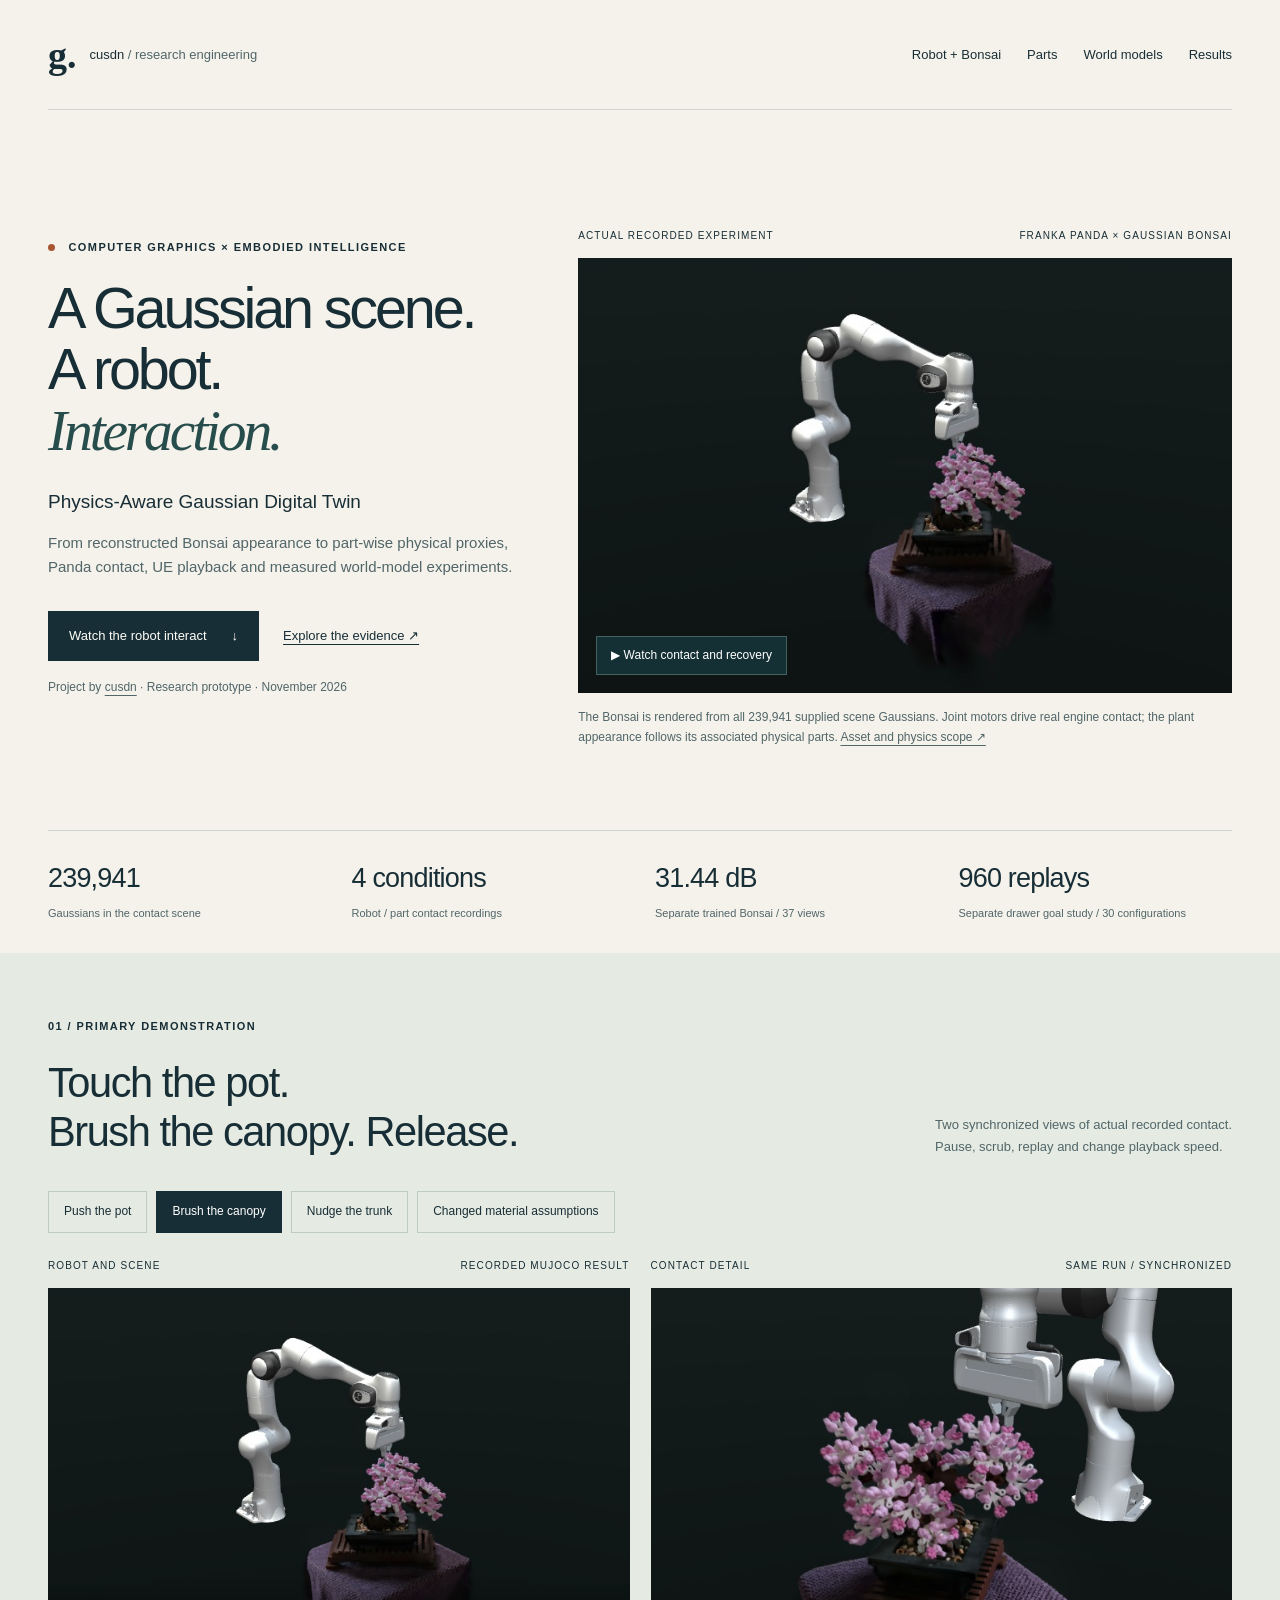
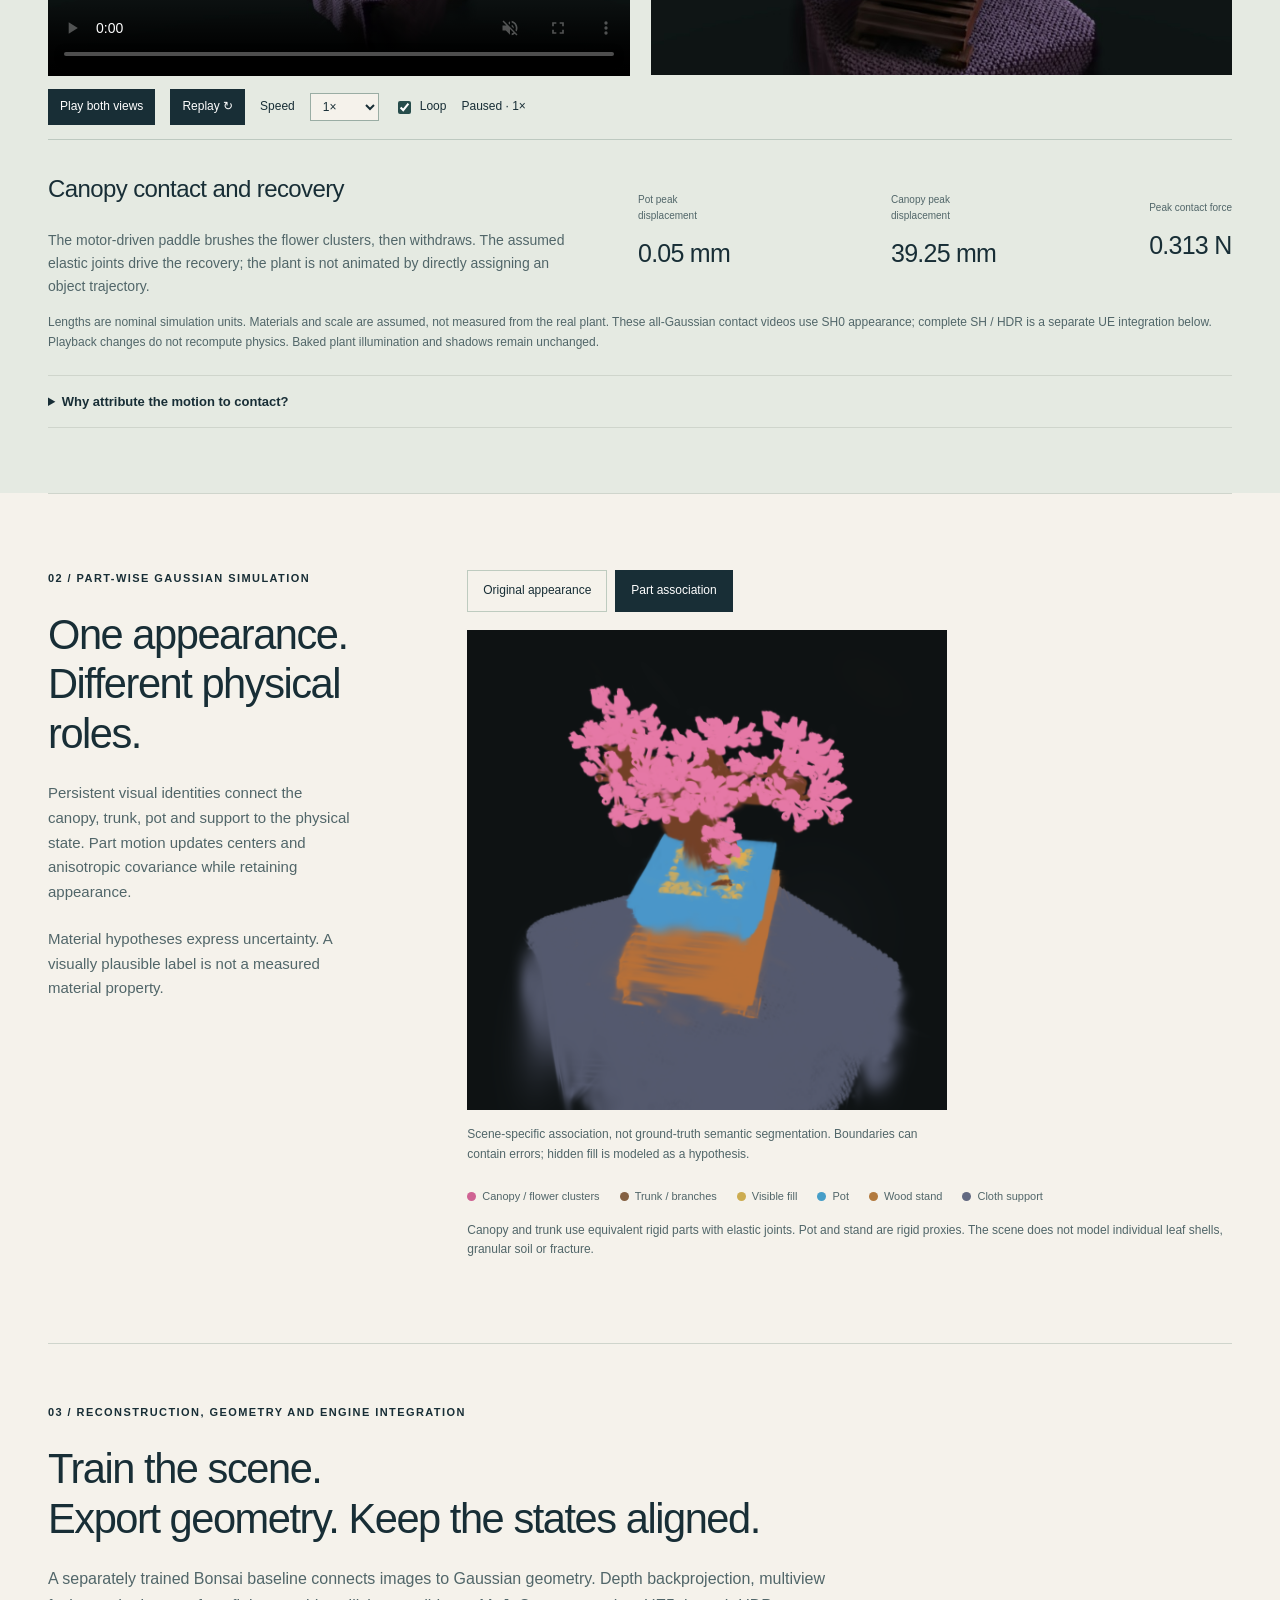
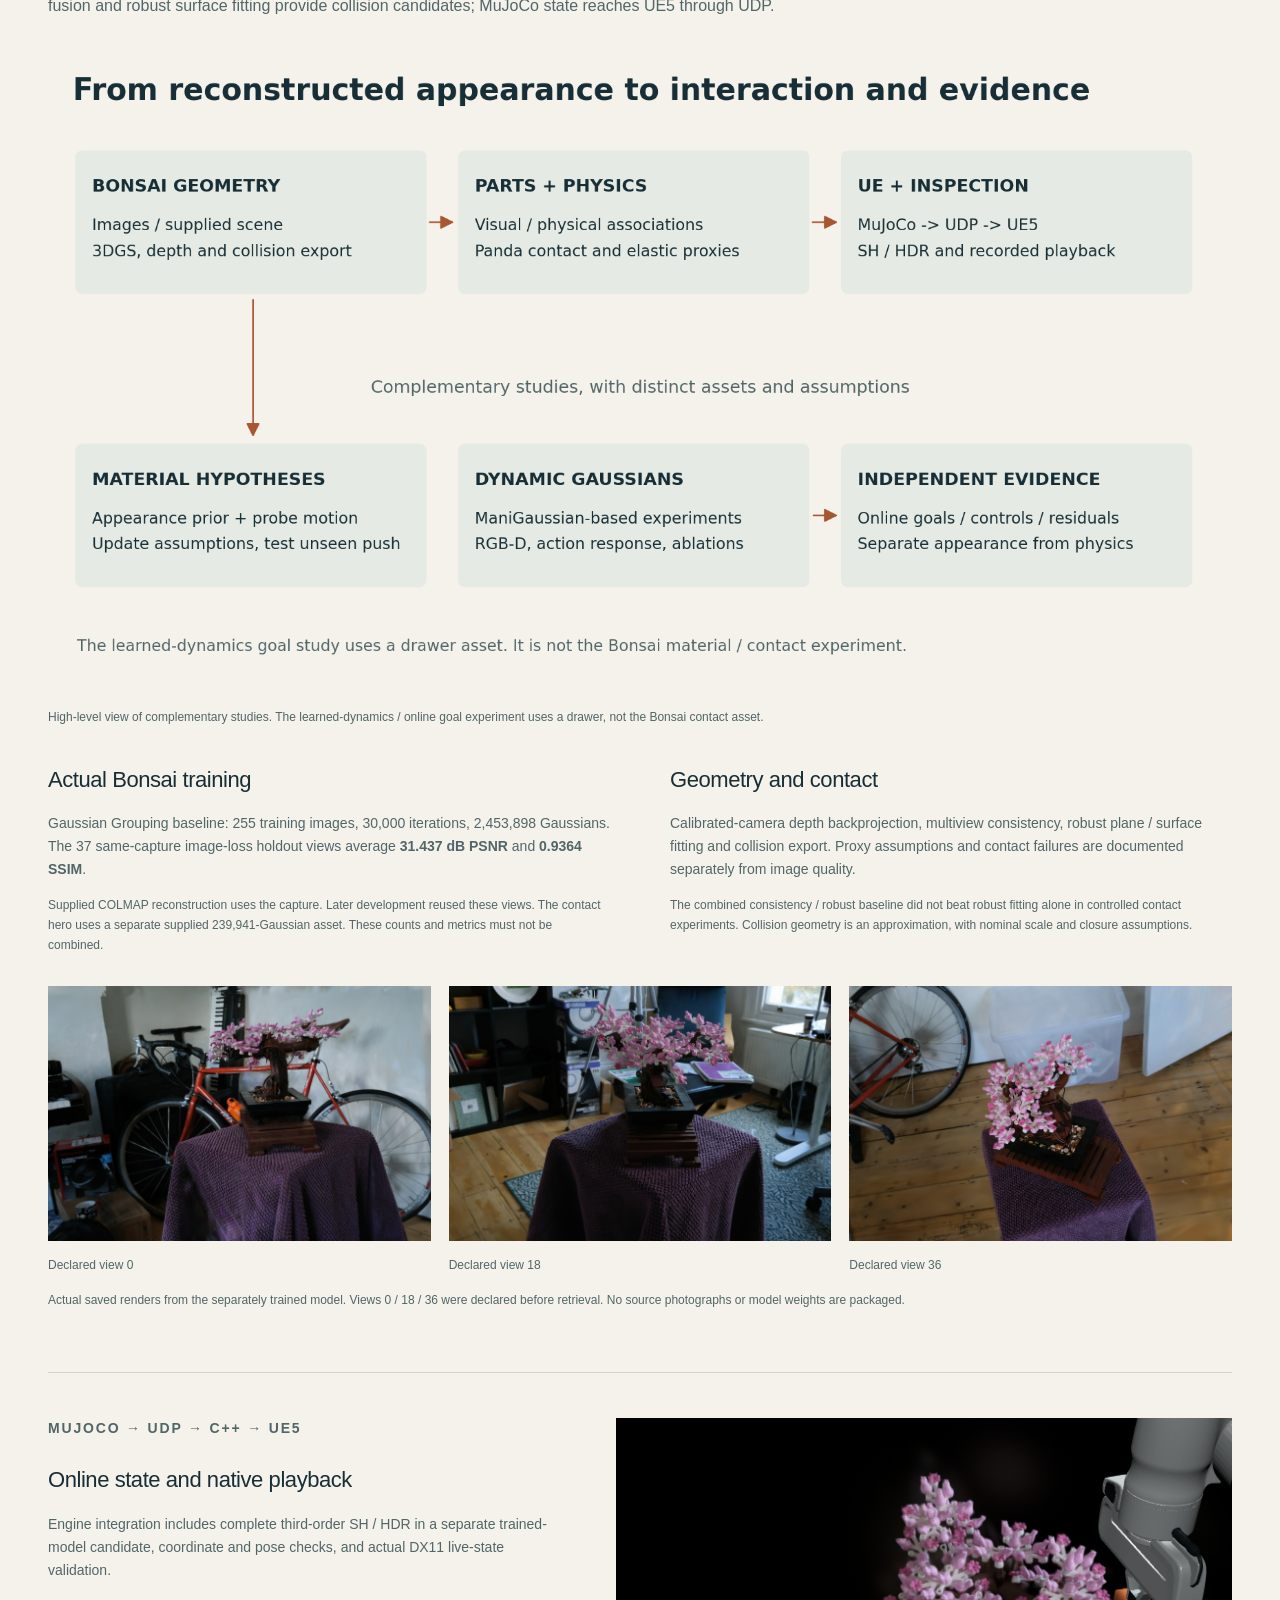
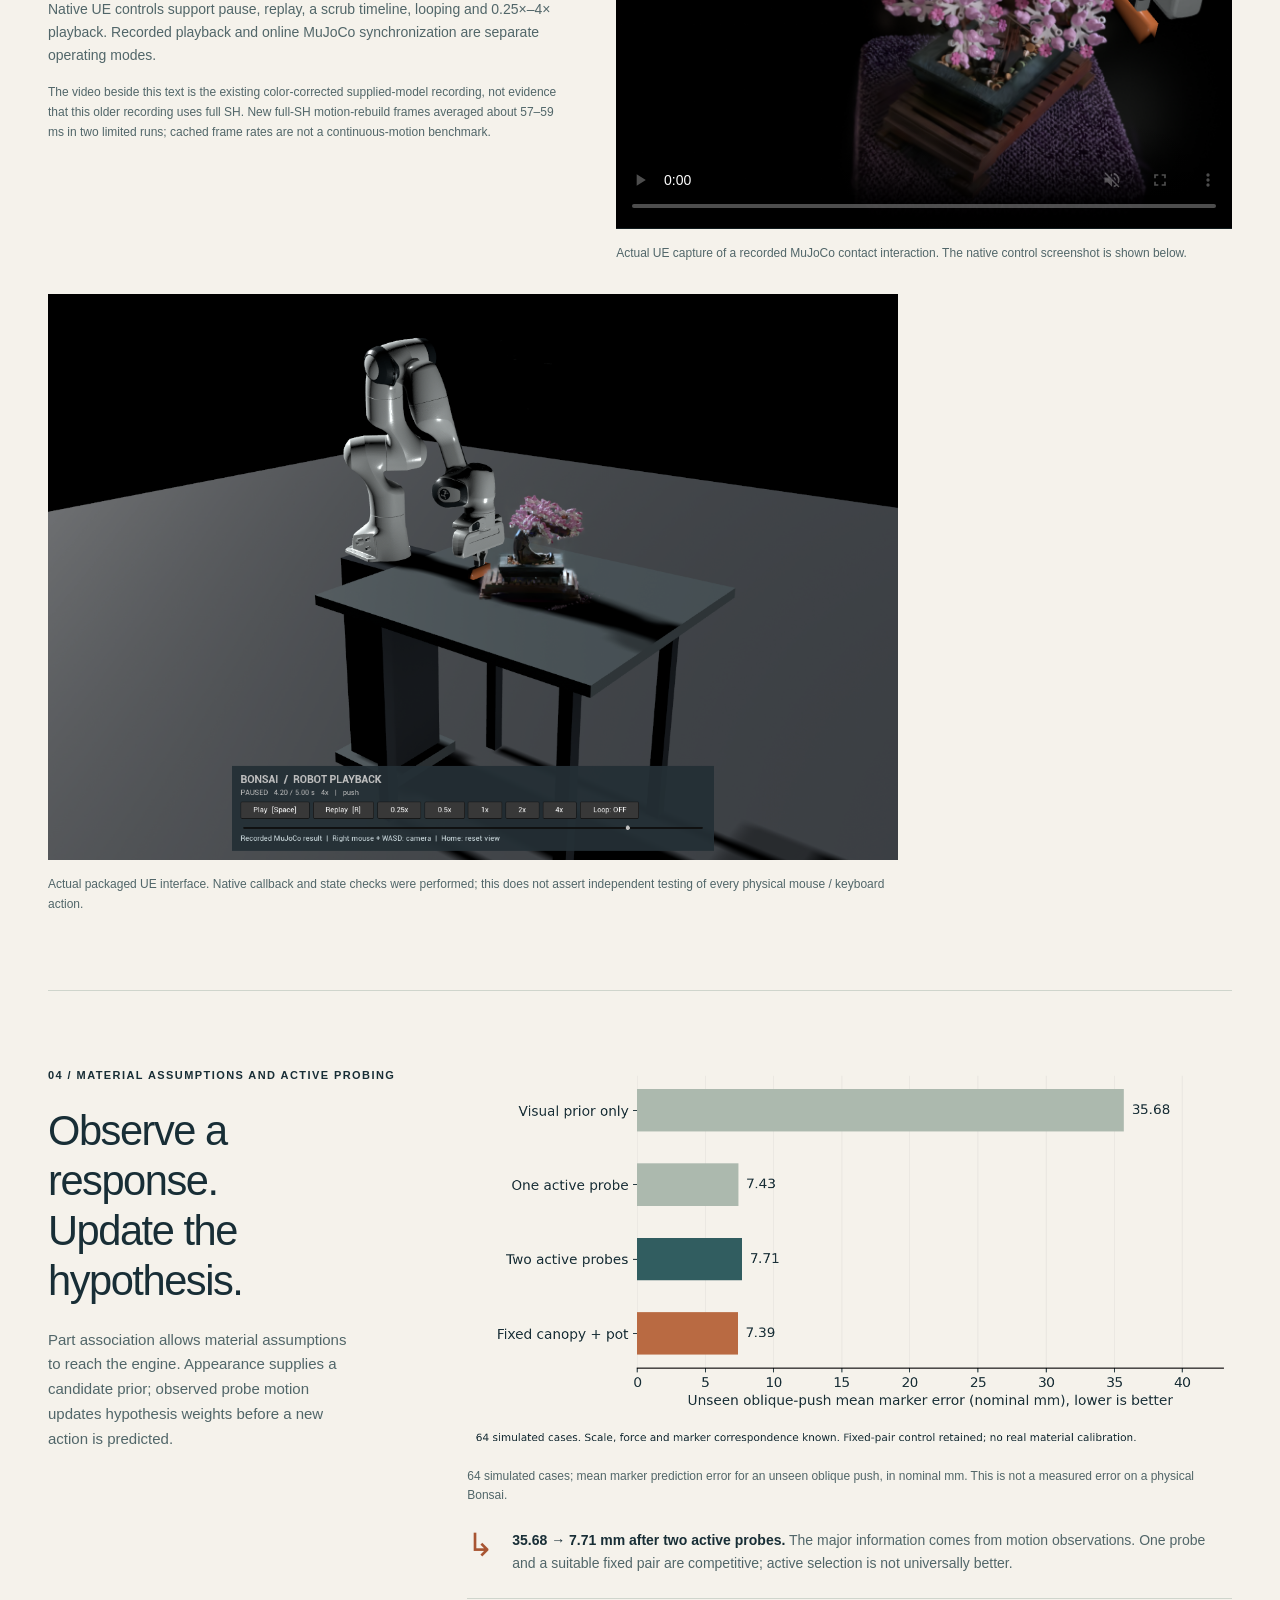
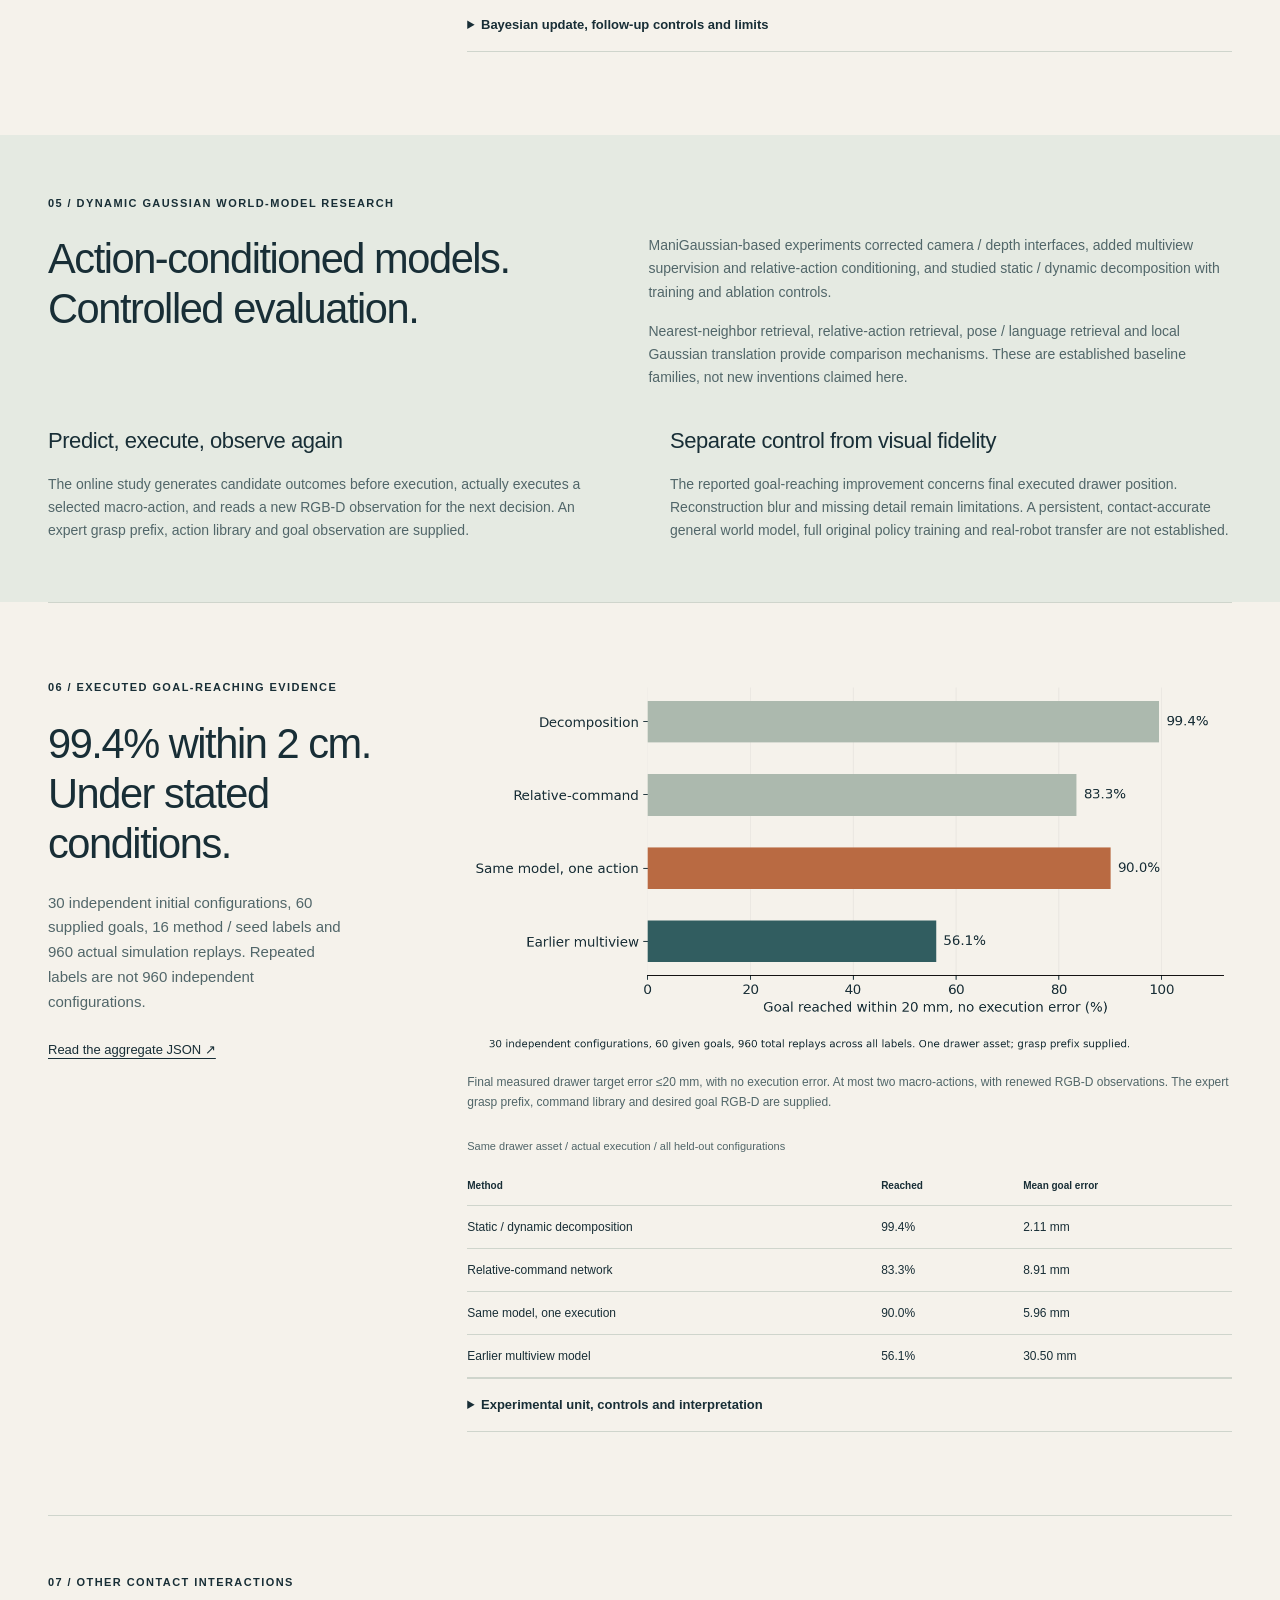
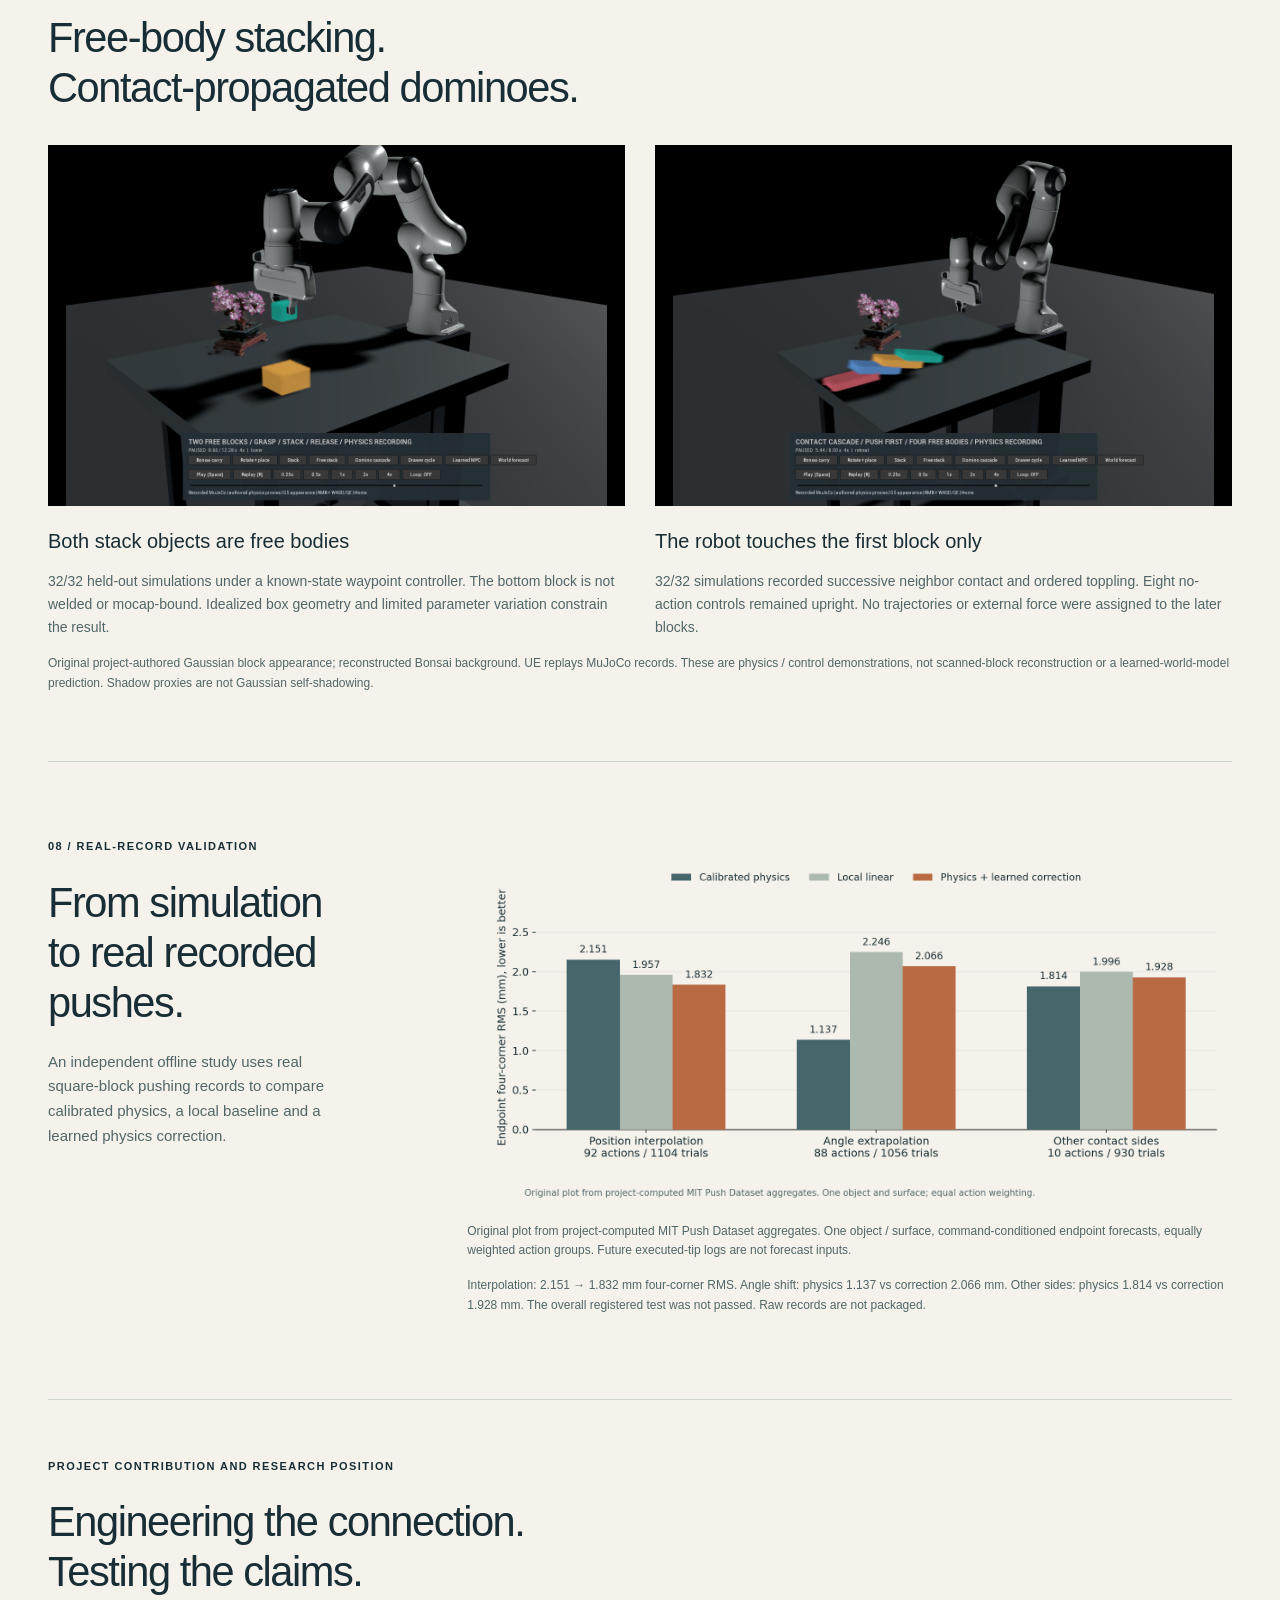
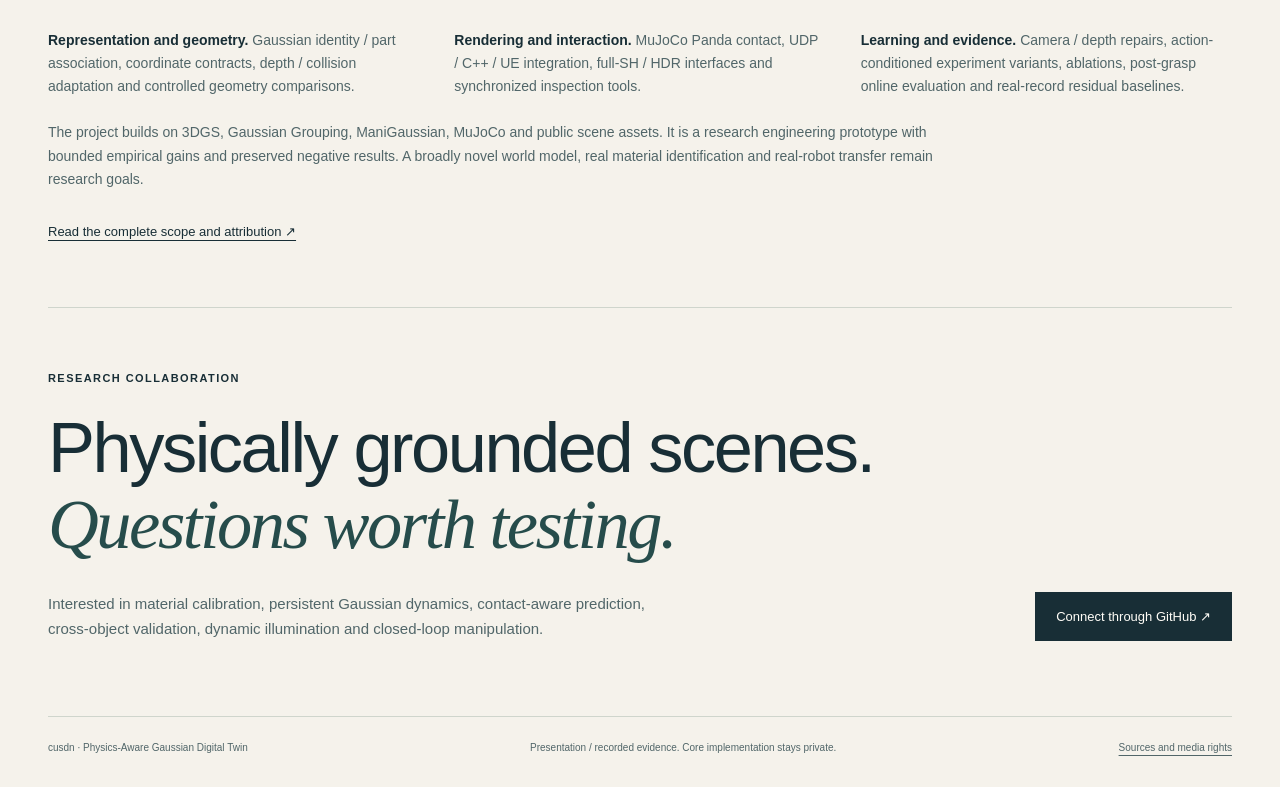
<file: index.html>
<!doctype html>
<html lang="en"><head><meta charset="utf-8"><meta name="viewport" content="width=device-width,initial-scale=1"><meta name="description" content="Bonsai Gaussian reconstruction, part-wise material hypotheses, Franka Panda contact, Unreal playback and controlled Gaussian world-model experiments."><title>Physics-Aware Gaussian Digital Twin — cusdn</title><link rel="icon" href="data:,"><link rel="stylesheet" href="assets/base.css"><link rel="stylesheet" href="assets/research.css"><script src="assets/research.js" defer></script></head>
<body><a class="skip" href="#main">Skip to content</a>
<header class="masthead wrap"><a class="wordmark" href="#top"><span class="mark" aria-hidden="true">g.</span><span>cusdn <span class="muted">/ research engineering</span></span></a><nav aria-label="Main navigation"><a href="#robot">Robot + Bonsai</a><a href="#parts">Parts</a><a href="#world">World models</a><a href="#results">Results</a></nav></header>
<main id="main">
<section class="hero wrap bonsai-hero" id="top" aria-labelledby="title"><div class="hero-copy"><p class="eyebrow"><span class="dot" aria-hidden="true"></span> Computer graphics × embodied intelligence</p><h1 id="title">A Gaussian scene.<br>A robot.<br><em>Interaction.</em></h1><p class="lead">Physics-Aware Gaussian Digital Twin</p><p class="hero-description">From reconstructed Bonsai appearance to part-wise physical proxies, Panda contact, UE playback and measured world-model experiments.</p><div class="actions"><a class="button" href="#robot">Watch the robot interact <span aria-hidden="true">↓</span></a><a class="text-link" href="#results">Explore the evidence ↗</a></div><p class="hero-note">Project by <a href="https://github.com/cusdn">cusdn</a> · Research prototype · November 2026</p></div><figure class="hero-figure"><div class="figure-top"><span>Actual recorded experiment</span><span>Franka Panda × Gaussian Bonsai</span></div><a href="#robot" class="hero-image-link" aria-label="Go to Bonsai contact video player"><img src="media/canopy_brush_soft-overview.jpg" width="720" height="480" alt="A rendered Franka Panda robot reaches toward a pink Gaussian Bonsai with a pot, wooden stand and cloth-covered surface."><span class="watch-overlay">▶ Watch contact and recovery</span></a><figcaption>The Bonsai is rendered from all 239,941 supplied scene Gaussians. Joint motors drive real engine contact; the plant appearance follows its associated physical parts. <a href="notes.html#scope">Asset and physics scope ↗</a></figcaption></figure></section>
<div class="wrap proof-strip" aria-label="Project evidence at a glance"><div><strong>239,941</strong><span>Gaussians in the contact scene</span></div><div><strong>4 conditions</strong><span>Robot / part contact recordings</span></div><div><strong>31.44 dB</strong><span>Separate trained Bonsai / 37 views</span></div><div><strong>960 replays</strong><span>Separate drawer goal study / 30 configurations</span></div></div>

<section class="robot-stage" id="robot" aria-labelledby="robot-title"><div class="wrap"><div class="demo-heading"><div><p class="eyebrow">01 / Primary demonstration</p><h2 id="robot-title">Touch the pot.<br>Brush the canopy. Release.</h2></div><p>Two synchronized views of actual recorded contact.<br>Pause, scrub, replay and change playback speed.</p></div>
<div class="action-tabs" role="group" aria-label="Recorded robot interaction"><button type="button" data-case="pot_push_soft" aria-pressed="false">Push the pot</button><button type="button" data-case="canopy_brush_soft" aria-pressed="true">Brush the canopy</button><button type="button" data-case="stem_nudge_soft" aria-pressed="false">Nudge the trunk</button><button type="button" data-case="canopy_brush_hard" aria-pressed="false">Changed material assumptions</button></div>
<div class="paired-video"><figure><div class="figure-top"><span>Robot and scene</span><span>Recorded MuJoCo result</span></div><video id="robot-main" controls playsinline muted preload="metadata" poster="media/canopy_brush_soft-overview.jpg" aria-label="Recorded full scene Bonsai robot interaction"><source src="media/canopy_brush_soft-overview.mp4" type="video/mp4"></video></figure><figure><div class="figure-top"><span>Contact detail</span><span>Same run / synchronized</span></div><video id="robot-close" playsinline muted preload="metadata" poster="media/canopy_brush_soft-contact.jpg" aria-label="Synchronized close view of the same Bonsai contact"><source src="media/canopy_brush_soft-contact.mp4" type="video/mp4"></video></figure></div>
<div class="video-tools"><button type="button" id="robot-play">Play both views</button><button type="button" id="robot-replay">Replay ↻</button><label for="robot-speed">Speed</label><select id="robot-speed"><option value="0.25">0.25×</option><option value="0.5">0.5×</option><option value="1" selected>1×</option><option value="2">2×</option></select><label class="loop-label"><input id="robot-loop" type="checkbox" checked> Loop</label><span id="robot-status" role="status">Paused · 1×</span></div>
<div class="robot-finding"><h3 id="action-title">Canopy contact and recovery</h3><p id="action-description">The motor-driven paddle brushes the flower clusters, then withdraws. The assumed elastic joints drive the recovery; the plant is not animated by directly assigning an object trajectory.</p><dl class="action-metrics"><div><dt>Pot peak displacement</dt><dd id="pot-metric">0.05 mm</dd></div><div><dt>Canopy peak displacement</dt><dd id="canopy-metric">39.25 mm</dd></div><div><dt>Peak contact force</dt><dd id="force-metric">0.313 N</dd></div></dl></div>
<p class="caption">Lengths are nominal simulation units. Materials and scale are assumed, not measured from the real plant. These all-Gaussian contact videos use SH0 appearance; complete SH / HDR is a separate UE integration below. Playback changes do not recompute physics. Baked plant illumination and shadows remain unchanged.</p>
<details><summary>Why attribute the motion to contact?</summary><p>All four conditions recorded robot / paddle contact and no solver warnings. A paired control replayed the same recorded joint-motor commands with robot / object contact disabled, then compared part trajectories over time and at the endpoint. This tests the source of the simulated motion. It does not calibrate the physical plant or establish real-world material accuracy. Recorded maximum paddle penetration was at most 0.101 nominal mm.</p></details>
</div></section>

<section class="section wrap" id="parts" aria-labelledby="parts-title"><div class="section-intro"><p class="eyebrow">02 / Part-wise Gaussian simulation</p><h2 id="parts-title">One appearance.<br>Different physical roles.</h2><p>Persistent visual identities connect the canopy, trunk, pot and support to the physical state. Part motion updates centers and anisotropic covariance while retaining appearance.</p><p>Material hypotheses express uncertainty. A visually plausible label is not a measured material property.</p></div><div><div class="part-buttons" role="group" aria-label="Inspect visual appearance and part binding"><button type="button" id="appearance-toggle" aria-pressed="false">Original appearance</button><button type="button" id="parts-toggle" aria-pressed="true">Part association</button></div><figure class="part-figure"><img id="part-image" src="media/bonsai-parts.png" width="512" height="512" loading="lazy" alt="Color-coded Bonsai part association: pink canopy, brown trunk, gold fill surface, blue pot, orange stand, gray cloth."><figcaption>Scene-specific association, not ground-truth semantic segmentation. Boundaries can contain errors; hidden fill is modeled as a hypothesis.</figcaption></figure><div class="part-legend"><span><i style="background:#cf6393"></i>Canopy / flower clusters</span><span><i style="background:#846142"></i>Trunk / branches</span><span><i style="background:#ccac50"></i>Visible fill</span><span><i style="background:#469ec8"></i>Pot</span><span><i style="background:#b27a3e"></i>Wood stand</span><span><i style="background:#626981"></i>Cloth support</span></div><p class="caption">Canopy and trunk use equivalent rigid parts with elastic joints. Pot and stand are rigid proxies. The scene does not model individual leaf shells, granular soil or fracture.</p></div></section>

<section class="wrap reconstruction" id="reconstruction" aria-labelledby="reconstruction-title"><p class="eyebrow">03 / Reconstruction, geometry and engine integration</p><h2 id="reconstruction-title">Train the scene.<br>Export geometry. Keep the states aligned.</h2><p class="section-lead">A separately trained Bonsai baseline connects images to Gaussian geometry. Depth backprojection, multiview fusion and robust surface fitting provide collision candidates; MuJoCo state reaches UE5 through UDP.</p><figure><img class="wide-diagram" src="assets/architecture.png" loading="lazy" alt="Three connected engineering stages cover Bonsai geometry, part physics and UDP UE inspection; complementary branches cover material hypotheses, dynamic Gaussians and independent evidence."><figcaption>High-level view of complementary studies. The learned-dynamics / online goal experiment uses a drawer, not the Bonsai contact asset.</figcaption></figure><div class="training-grid"><article><h3>Actual Bonsai training</h3><p>Gaussian Grouping baseline: 255 training images, 30,000 iterations, 2,453,898 Gaussians. The 37 same-capture image-loss holdout views average <strong>31.437 dB PSNR</strong> and <strong>0.9364 SSIM</strong>.</p><p class="caption">Supplied COLMAP reconstruction uses the capture. Later development reused these views. The contact hero uses a separate supplied 239,941-Gaussian asset. These counts and metrics must not be combined.</p></article><article><h3>Geometry and contact</h3><p>Calibrated-camera depth backprojection, multiview consistency, robust plane / surface fitting and collision export. Proxy assumptions and contact failures are documented separately from image quality.</p><p class="caption">The combined consistency / robust baseline did not beat robust fitting alone in controlled contact experiments. Collision geometry is an approximation, with nominal scale and closure assumptions.</p></article></div><div class="trained-views"><figure><img src="media/bonsai-trained-0.png" loading="lazy" alt="Actual trained Bonsai rendering at declared image-loss holdout view zero"><figcaption>Declared view 0</figcaption></figure><figure><img src="media/bonsai-trained-18.png" loading="lazy" alt="Actual trained Bonsai rendering at declared image-loss holdout view eighteen"><figcaption>Declared view 18</figcaption></figure><figure><img src="media/bonsai-trained-36.png" loading="lazy" alt="Actual trained Bonsai rendering at declared image-loss holdout view thirty-six"><figcaption>Declared view 36</figcaption></figure></div><p class="caption">Actual saved renders from the separately trained model. Views 0 / 18 / 36 were declared before retrieval. No source photographs or model weights are packaged.</p>
<div class="engine-layout"><div><p class="eyebrow">MuJoCo → UDP → C++ → UE5</p><h3>Online state and native playback</h3><p>Engine integration includes complete third-order SH / HDR in a separate trained-model candidate, coordinate and pose checks, and actual DX11 live-state validation.</p><p>Native UE controls support pause, replay, a scrub timeline, looping and 0.25×–4× playback. Recorded playback and online MuJoCo synchronization are separate operating modes.</p><p class="caption">The video beside this text is the existing color-corrected supplied-model recording, not evidence that this older recording uses full SH. New full-SH motion-rebuild frames averaged about 57–59 ms in two limited runs; cached frame rates are not a continuous-motion benchmark.</p></div><figure><video id="ue-video" controls playsinline muted preload="metadata" poster="media/ue-bonsai.png" aria-label="Existing native UE Bonsai Panda contact playback video"><source src="media/ue-bonsai.mp4" type="video/mp4"></video><figcaption>Actual UE capture of a recorded MuJoCo contact interaction. The native control screenshot is shown below.</figcaption></figure></div>
<figure class="ue-controls"><img src="media/ue-controls.png" loading="lazy" alt="Actual packaged UE window with Bonsai and Panda plus Play, Replay, speed, loop and timeline controls"><figcaption>Actual packaged UE interface. Native callback and state checks were performed; this does not assert independent testing of every physical mouse / keyboard action.</figcaption></figure></section>

<section class="section wrap" id="materials" aria-labelledby="materials-title"><div class="section-intro"><p class="eyebrow">04 / Material assumptions and active probing</p><h2 id="materials-title">Observe a response.<br>Update the hypothesis.</h2><p>Part association allows material assumptions to reach the engine. Appearance supplies a candidate prior; observed probe motion updates hypothesis weights before a new action is predicted.</p></div><div><figure><img src="assets/material-probes.png" loading="lazy" alt="Simulated unseen oblique-push marker error: visual prior 35.68 mm, one active probe 7.43, two active probes 7.71 and a fixed canopy-pot pair 7.39"><figcaption>64 simulated cases; mean marker prediction error for an unseen oblique push, in nominal mm. This is not a measured error on a physical Bonsai.</figcaption></figure><div class="finding"><span>↳</span><p><strong>35.68 → 7.71 mm after two active probes.</strong> The major information comes from motion observations. One probe and a suitable fixed pair are competitive; active selection is not universally better.</p></div><details><summary>Bayesian update, follow-up controls and limits</summary><p>The project maps a finite set of part-material hypotheses into engine configurations, updates weights using observed displacement and selects probes to reduce uncertainty or improve a future prediction. Detailed algorithms, parameter values and hypothesis packages remain private.</p><p>A later frozen study used 128 new simulated cases / 640 solves. Target-directed probing achieved 6.75 mm against a preselected fixed pair's 7.02 mm within the proxy regime, but 11.73 mm against 11.26 mm when contact / compliance conditions changed. The overall cross-condition success criterion was not passed. The observations assume known registration, applied force and marker correspondence. Internal fill arrangements can also be externally indistinguishable.</p></details></div></section>

<section class="world-section" id="world" aria-labelledby="world-title"><div class="wrap"><p class="eyebrow">05 / Dynamic Gaussian world-model research</p><div class="world-intro"><h2 id="world-title">Action-conditioned models.<br>Controlled evaluation.</h2><div><p>ManiGaussian-based experiments corrected camera / depth interfaces, added multiview supervision and relative-action conditioning, and studied static / dynamic decomposition with training and ablation controls.</p><p>Nearest-neighbor retrieval, relative-action retrieval, pose / language retrieval and local Gaussian translation provide comparison mechanisms. These are established baseline families, not new inventions claimed here.</p></div></div><div class="training-grid"><article><h3>Predict, execute, observe again</h3><p>The online study generates candidate outcomes before execution, actually executes a selected macro-action, and reads a new RGB-D observation for the next decision. An expert grasp prefix, action library and goal observation are supplied.</p></article><article><h3>Separate control from visual fidelity</h3><p>The reported goal-reaching improvement concerns final executed drawer position. Reconstruction blur and missing detail remain limitations. A persistent, contact-accurate general world model, full original policy training and real-robot transfer are not established.</p></article></div></div></section>

<section class="section wrap" id="results" aria-labelledby="results-title"><div class="section-intro"><p class="eyebrow">06 / Executed goal-reaching evidence</p><h2 id="results-title">99.4% within 2 cm.<br>Under stated conditions.</h2><p>30 independent initial configurations, 60 supplied goals, 16 method / seed labels and 960 actual simulation replays. Repeated labels are not 960 independent configurations.</p><a href="data/results.json" class="text-link">Read the aggregate JSON ↗</a></div><div><figure><img src="assets/online-goal.png" loading="lazy" alt="Post-grasp drawer goal-reaching rates: decomposition 99.4%, relative-command network 83.3%, same model with one execution 90.0%, earlier multiview 56.1%"><figcaption>Final measured drawer target error ≤20 mm, with no execution error. At most two macro-actions, with renewed RGB-D observations. The expert grasp prefix, command library and desired goal RGB-D are supplied.</figcaption></figure><div class="table-scroll" tabindex="0" role="region" aria-label="Post-grasp goal results"><table><caption>Same drawer asset / actual execution / all held-out configurations</caption><thead><tr><th scope="col">Method</th><th scope="col">Reached</th><th scope="col">Mean goal error</th></tr></thead><tbody><tr><th scope="row">Static / dynamic decomposition</th><td>99.4%</td><td>2.11 mm</td></tr><tr><th scope="row">Relative-command network</th><td>83.3%</td><td>8.91 mm</td></tr><tr><th scope="row">Same model, one execution</th><td>90.0%</td><td>5.96 mm</td></tr><tr><th scope="row">Earlier multiview model</th><td>56.1%</td><td>30.50 mm</td></tr></tbody></table></div><details><summary>Experimental unit, controls and interpretation</summary><p>Scoring first averages the two goals within each independent configuration, then averages configurations and training seeds. The decomposition / relative-command paired difference is 16.11 percentage points, with an exploratory 95% interval of [10.00, 22.22]. Three training seeds repeat conditions rather than introduce new scenes. Intervals resample independent configurations within drawer levels and training seeds; they are not adjusted for multiple comparisons.</p><p>This is post-grasp visual target reaching on one simulation asset. It is not full autonomous RLBench task success, a new-object test, a Bonsai manipulation policy success rate or reconstruction accuracy. Offline selection was a separate earlier experiment and had less conclusive structural comparisons. Key novelty is not established by these numbers alone.</p></details></div></section>

<section class="wrap interaction-extension" id="interactions" aria-labelledby="extension-title"><p class="eyebrow">07 / Other contact interactions</p><h2 id="extension-title">Free-body stacking.<br>Contact-propagated dominoes.</h2><div class="extension-grid"><article><img src="media/ue-free-stack.png" loading="lazy" alt="Actual UE replay showing a Panda holding a procedural Gaussian block above another free block"><h3>Both stack objects are free bodies</h3><p>32/32 held-out simulations under a known-state waypoint controller. The bottom block is not welded or mocap-bound. Idealized box geometry and limited parameter variation constrain the result.</p></article><article><img src="media/ue-domino.png" loading="lazy" alt="Actual UE replay showing four procedural Gaussian blocks toppled in a contact-driven domino cascade"><h3>The robot touches the first block only</h3><p>32/32 simulations recorded successive neighbor contact and ordered toppling. Eight no-action controls remained upright. No trajectories or external force were assigned to the later blocks.</p></article></div><p class="caption">Original project-authored Gaussian block appearance; reconstructed Bonsai background. UE replays MuJoCo records. These are physics / control demonstrations, not scanned-block reconstruction or a learned-world-model prediction. Shadow proxies are not Gaussian self-shadowing.</p></section>

<section class="section wrap" id="real-push" aria-labelledby="real-push-title"><div class="section-intro"><p class="eyebrow">08 / Real-record validation</p><h2 id="real-push-title">From simulation<br>to real recorded pushes.</h2><p>An independent offline study uses real square-block pushing records to compare calibrated physics, a local baseline and a learned physics correction.</p></div><div><figure><img src="assets/real-push.png" loading="lazy" alt="Real pushing endpoint error: learned correction improves position interpolation but loses to calibrated physics on angle and contact-side transfer"><figcaption>Original plot from project-computed MIT Push Dataset aggregates. One object / surface, command-conditioned endpoint forecasts, equally weighted action groups. Future executed-tip logs are not forecast inputs.</figcaption></figure><p class="caption">Interpolation: 2.151 → 1.832 mm four-corner RMS. Angle shift: physics 1.137 vs correction 2.066 mm. Other sides: physics 1.814 vs correction 1.928 mm. The overall registered test was not passed. Raw records are not packaged.</p></div></section>

<section class="wrap research-contribution" id="contribution"><p class="eyebrow">Project contribution and research position</p><h2>Engineering the connection.<br>Testing the claims.</h2><div class="contribution-columns"><p><strong>Representation and geometry.</strong> Gaussian identity / part association, coordinate contracts, depth / collision adaptation and controlled geometry comparisons.</p><p><strong>Rendering and interaction.</strong> MuJoCo Panda contact, UDP / C++ / UE integration, full-SH / HDR interfaces and synchronized inspection tools.</p><p><strong>Learning and evidence.</strong> Camera / depth repairs, action-conditioned experiment variants, ablations, post-grasp online evaluation and real-record residual baselines.</p></div><p class="section-lead">The project builds on 3DGS, Gaussian Grouping, ManiGaussian, MuJoCo and public scene assets. It is a research engineering prototype with bounded empirical gains and preserved negative results. A broadly novel world model, real material identification and real-robot transfer remain research goals.</p><p><a href="notes.html#scope">Read the complete scope and attribution ↗</a></p></section>
<section class="outlook wrap" id="contact"><p class="eyebrow">Research collaboration</p><h2>Physically grounded scenes.<br><em>Questions worth testing.</em></h2><div class="outlook-bottom"><p>Interested in material calibration, persistent Gaussian dynamics, contact-aware prediction, cross-object validation, dynamic illumination and closed-loop manipulation.</p><a class="button" href="https://github.com/cusdn">Connect through GitHub ↗</a></div></section>
</main><footer class="wrap"><p>cusdn · Physics-Aware Gaussian Digital Twin</p><p>Presentation / recorded evidence. Core implementation stays private.</p><a href="notes.html#sources">Sources and media rights</a></footer></body></html>
</file>
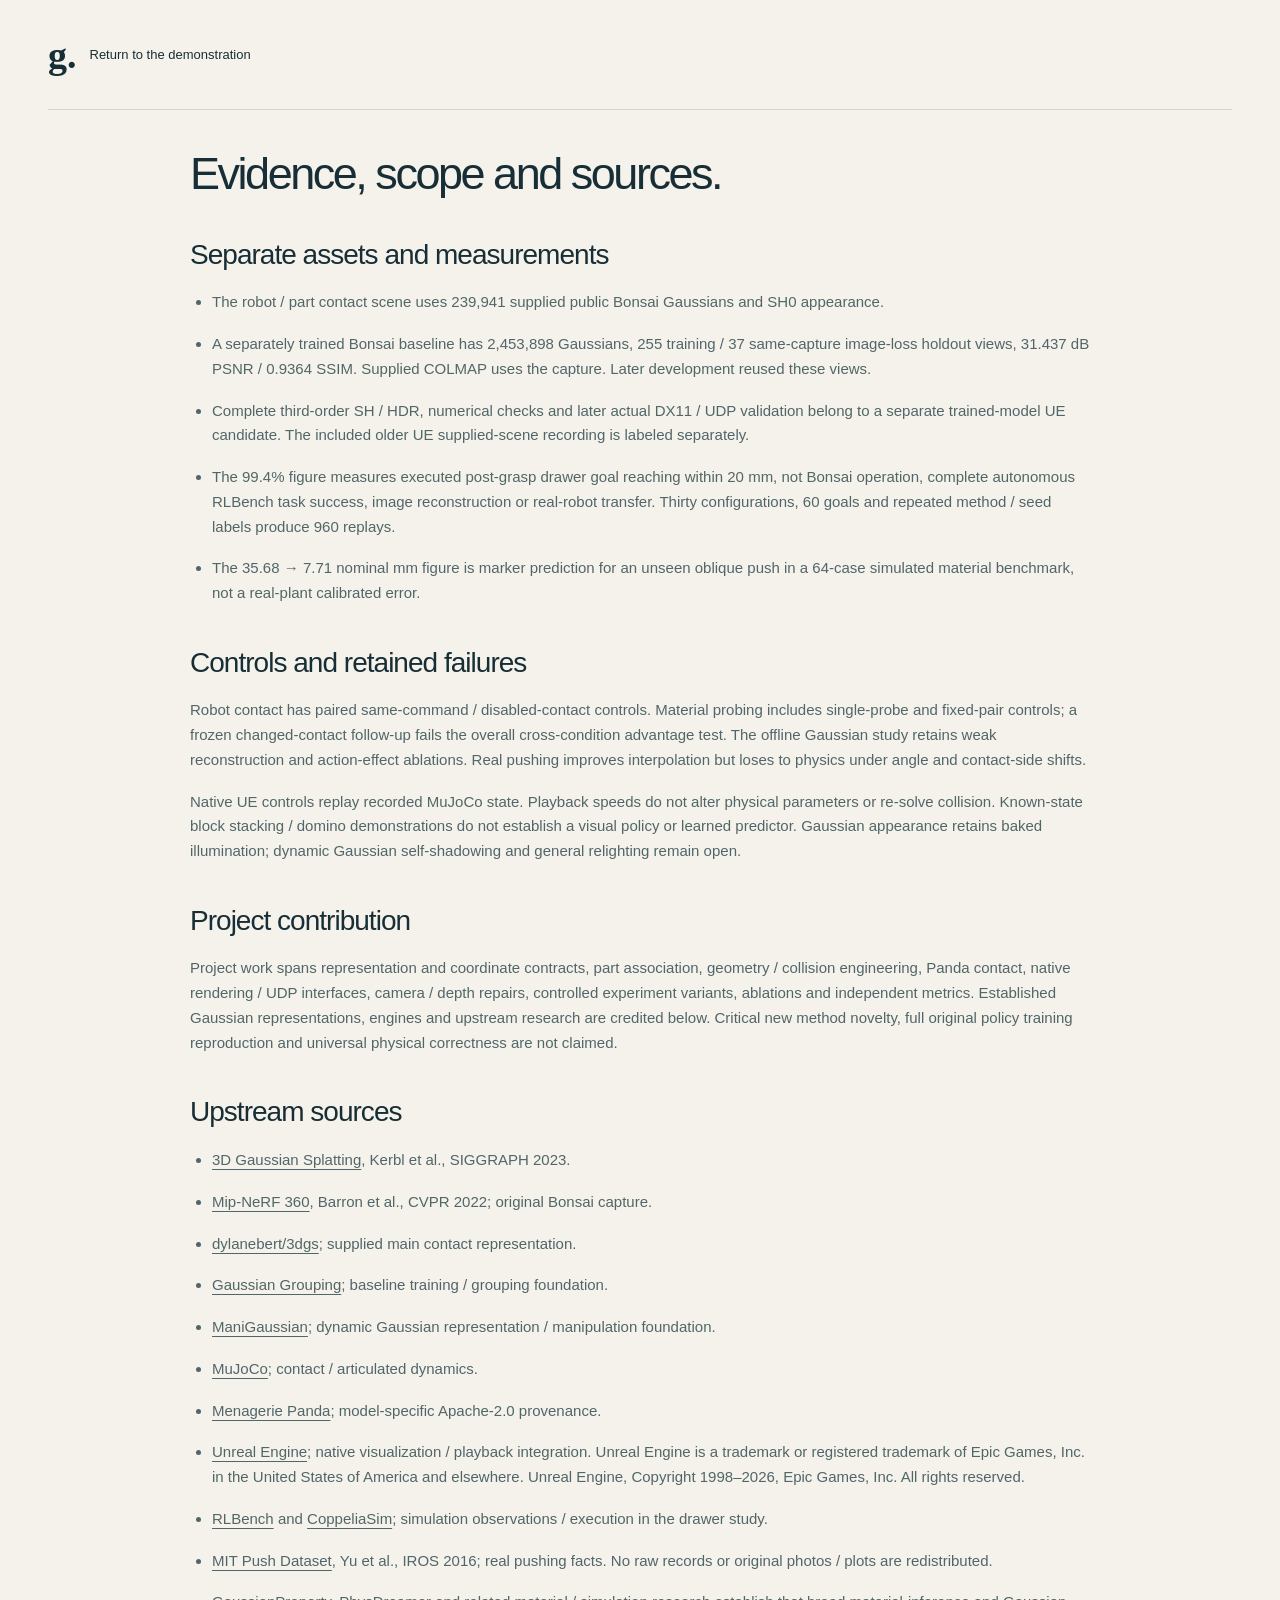
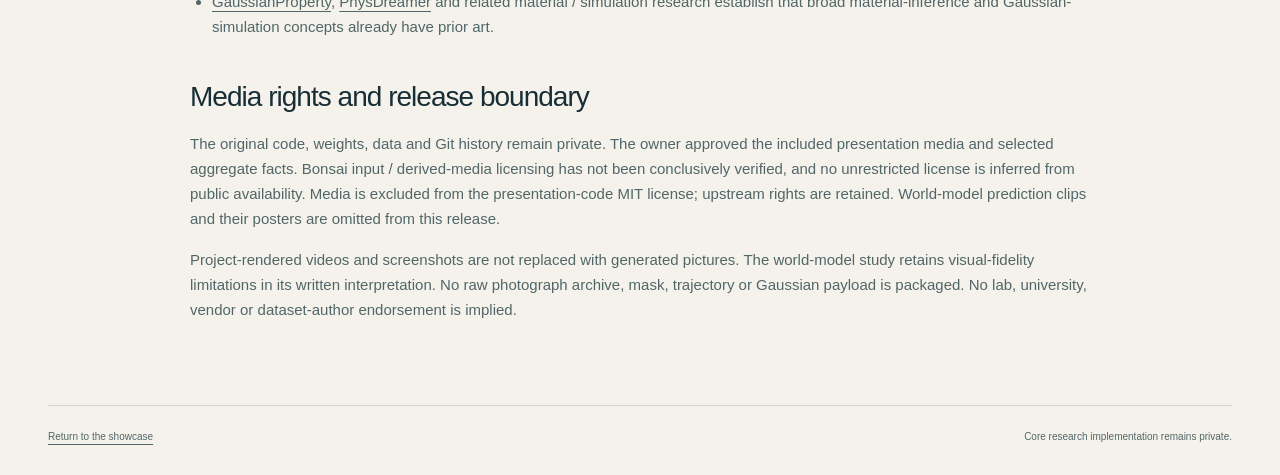
<file: notes.html>
<!doctype html><html lang="en"><head><meta charset="utf-8"><meta name="viewport" content="width=device-width,initial-scale=1"><title>Evidence scope and sources — Gaussian Digital Twin</title><link rel="icon" href="data:,"><link rel="stylesheet" href="assets/base.css"><link rel="stylesheet" href="assets/research.css"></head><body><a class="skip" href="#scope">Skip to evidence</a><header class="masthead wrap"><a class="wordmark" href="index.html"><span class="mark">g.</span>Return to the demonstration</a></header><main class="wrap notes-mini"><h1>Evidence, scope and sources.</h1><section id="scope"><h2>Separate assets and measurements</h2><ul><li>The robot / part contact scene uses 239,941 supplied public Bonsai Gaussians and SH0 appearance.</li><li>A separately trained Bonsai baseline has 2,453,898 Gaussians, 255 training / 37 same-capture image-loss holdout views, 31.437 dB PSNR / 0.9364 SSIM. Supplied COLMAP uses the capture. Later development reused these views.</li><li>Complete third-order SH / HDR, numerical checks and later actual DX11 / UDP validation belong to a separate trained-model UE candidate. The included older UE supplied-scene recording is labeled separately.</li><li>The 99.4% figure measures executed post-grasp drawer goal reaching within 20 mm, not Bonsai operation, complete autonomous RLBench task success, image reconstruction or real-robot transfer. Thirty configurations, 60 goals and repeated method / seed labels produce 960 replays.</li><li>The 35.68 → 7.71 nominal mm figure is marker prediction for an unseen oblique push in a 64-case simulated material benchmark, not a real-plant calibrated error.</li></ul><h2>Controls and retained failures</h2><p>Robot contact has paired same-command / disabled-contact controls. Material probing includes single-probe and fixed-pair controls; a frozen changed-contact follow-up fails the overall cross-condition advantage test. The offline Gaussian study retains weak reconstruction and action-effect ablations. Real pushing improves interpolation but loses to physics under angle and contact-side shifts.</p><p>Native UE controls replay recorded MuJoCo state. Playback speeds do not alter physical parameters or re-solve collision. Known-state block stacking / domino demonstrations do not establish a visual policy or learned predictor. Gaussian appearance retains baked illumination; dynamic Gaussian self-shadowing and general relighting remain open.</p><h2>Project contribution</h2><p>Project work spans representation and coordinate contracts, part association, geometry / collision engineering, Panda contact, native rendering / UDP interfaces, camera / depth repairs, controlled experiment variants, ablations and independent metrics. Established Gaussian representations, engines and upstream research are credited below. Critical new method novelty, full original policy training reproduction and universal physical correctness are not claimed.</p></section><section id="sources"><h2>Upstream sources</h2><ul><li><a href="https://repo-sam.inria.fr/fungraph/3d-gaussian-splatting/">3D Gaussian Splatting</a>, Kerbl et al., SIGGRAPH 2023.</li><li><a href="https://jonbarron.info/mipnerf360/">Mip-NeRF 360</a>, Barron et al., CVPR 2022; original Bonsai capture.</li><li><a href="https://huggingface.co/datasets/dylanebert/3dgs">dylanebert/3dgs</a>; supplied main contact representation.</li><li><a href="https://github.com/lkeab/gaussian-grouping">Gaussian Grouping</a>; baseline training / grouping foundation.</li><li><a href="https://guanxinglu.github.io/ManiGaussian/">ManiGaussian</a>; dynamic Gaussian representation / manipulation foundation.</li><li><a href="https://mujoco.org/">MuJoCo</a>; contact / articulated dynamics.</li><li><a href="https://github.com/google-deepmind/mujoco_menagerie/tree/98a70c569c4c1b6da467a20012f766ee1f8dc521/franka_emika_panda">Menagerie Panda</a>; model-specific Apache-2.0 provenance.</li><li><a href="https://www.unrealengine.com/">Unreal Engine</a>; native visualization / playback integration. Unreal Engine is a trademark or registered trademark of Epic Games, Inc. in the United States of America and elsewhere. Unreal Engine, Copyright 1998–2026, Epic Games, Inc. All rights reserved.</li><li><a href="https://github.com/stepjam/RLBench">RLBench</a> and <a href="https://www.coppeliarobotics.com/">CoppeliaSim</a>; simulation observations / execution in the drawer study.</li><li><a href="https://web.mit.edu/mcube/push-dataset/index.html">MIT Push Dataset</a>, Yu et al., IROS 2016; real pushing facts. No raw records or original photos / plots are redistributed.</li><li><a href="https://gaussian-property.github.io/">GaussianProperty</a>, <a href="https://physdreamer.github.io/">PhysDreamer</a> and related material / simulation research establish that broad material-inference and Gaussian-simulation concepts already have prior art.</li></ul><h2>Media rights and release boundary</h2><p>The original code, weights, data and Git history remain private. The owner approved the included presentation media and selected aggregate facts. Bonsai input / derived-media licensing has not been conclusively verified, and no unrestricted license is inferred from public availability. Media is excluded from the presentation-code MIT license; upstream rights are retained. World-model prediction clips and their posters are omitted from this release.</p><p>Project-rendered videos and screenshots are not replaced with generated pictures. The world-model study retains visual-fidelity limitations in its written interpretation. No raw photograph archive, mask, trajectory or Gaussian payload is packaged. No lab, university, vendor or dataset-author endorsement is implied.</p></section></main><footer class="wrap"><a href="index.html">Return to the showcase</a><p>Core research implementation remains private.</p></footer></body></html>
</file>
<file: assets/base.css>
@charset "UTF-8";
:root{--paper:#f5f2eb;--ink:#182e36;--muted:#516669;--line:#cfd5cc;--accent:#a85532;--green:#264c4b;--white:#fffdf7;--max:1220px}*{box-sizing:border-box}html{scroll-behavior:smooth;scroll-padding-top:30px}body{margin:0;background:var(--paper);color:var(--ink);font-family:"Segoe UI",Arial,sans-serif;font-size:16px;line-height:1.65}a{color:inherit;text-decoration-thickness:1px;text-underline-offset:4px}a:hover{color:var(--accent)}button,select{font:inherit}button,a,select,summary{touch-action:manipulation}a:focus-visible,button:focus-visible,select:focus-visible,summary:focus-visible,video:focus-visible,[tabindex]:focus-visible{outline:3px solid #b45e35;outline-offset:5px}img,video{max-width:100%;height:auto;display:block}figure,p,h1,h2,h3{margin:0}button{cursor:pointer}.wrap{width:min(var(--max),calc(100% - 96px));margin-inline:auto}.muted{color:var(--muted)}.skip{position:absolute;left:20px;top:-100px;background:var(--ink);color:white;padding:12px;z-index:10}.skip:focus{top:10px}.masthead{height:110px;display:flex;justify-content:space-between;align-items:center;border-bottom:1px solid var(--line);gap:25px}.wordmark{display:flex;align-items:center;gap:13px;font-size:13px;text-decoration:none}.mark{font-family:Georgia,serif;font-size:38px;font-weight:bold;line-height:1}.masthead nav{display:flex;gap:26px;font-size:13px}.masthead nav a{text-decoration:none}.hero{display:grid;grid-template-columns:1fr 1.05fr;gap:56px;padding-block:78px 82px;align-items:center}.eyebrow{text-transform:uppercase;letter-spacing:.13em;font-size:11px;font-weight:650;line-height:1.5;margin-bottom:23px}.dot{width:7px;height:7px;border-radius:50%;background:var(--accent);display:inline-block;margin-right:9px}h1{font-size:clamp(45px,5.25vw,77px);font-weight:500;line-height:1.06;letter-spacing:-.055em}h1 em,h2 em{font-family:Georgia,serif;font-weight:400;color:var(--green)}.lead{font-size:18px;line-height:1.65;max-width:445px;margin-top:29px;color:var(--muted)}.hero-note{font-size:12px;color:var(--muted);margin-top:17px}.actions{display:flex;align-items:center;gap:24px;flex-wrap:wrap;margin-top:31px}.button{display:inline-flex;gap:25px;align-items:center;justify-content:space-between;padding:13px 20px;background:var(--ink);color:var(--white);font-size:13px;text-decoration:none;border:1px solid var(--ink)}.button:hover{background:var(--green);color:white}.text-link{font-size:13px}.hero-figure{padding-top:40px}.figure-top{display:flex;justify-content:space-between;font-size:10px;text-transform:uppercase;letter-spacing:.11em;margin-bottom:13px;gap:14px}.hero-figure img{width:100%;border:1px solid var(--line)}figcaption,.caption{font-size:12px;color:var(--muted);line-height:1.65;margin-top:15px}figcaption strong{color:var(--ink);font-weight:600}.research-question{padding-block:53px 70px;border-top:1px solid var(--line);display:grid;grid-template-columns:1fr 1fr;column-gap:80px}.research-question>.eyebrow{grid-column:1/-1}h2{font-size:clamp(30px,3.25vw,45px);font-weight:450;line-height:1.2;letter-spacing:-.035em}.question-copy{font-size:15px;color:var(--muted)}.question-copy p+p{margin-top:17px}.section{padding-block:76px 83px;border-top:1px solid var(--line);display:grid;grid-template-columns:.72fr 1.55fr;gap:64px}.section-intro>p:not(.eyebrow){font-size:15px;color:var(--muted);margin-top:22px;max-width:305px}.section-intro>a{display:inline-block;margin-top:25px}.architecture>img{width:100%}.stage-buttons{display:flex;flex-wrap:wrap;gap:7px;margin-top:25px}.stage-buttons button{background:transparent;border:1px solid var(--line);padding:9px 13px;font-size:12px;color:var(--ink)}.stage-buttons button[aria-pressed=true]{background:var(--ink);border-color:var(--ink);color:white}.stage-detail{margin-top:18px;min-height:92px;font-size:14px;line-height:1.8;color:var(--muted);max-width:620px}.demo-band{background:#e5eae2;padding-block:65px}.demo-heading{display:flex;justify-content:space-between;gap:40px;align-items:flex-end;margin-bottom:34px}.demo-heading>p{font-size:13px;color:var(--muted)}.demo-layout{display:grid;grid-template-columns:2fr .75fr;gap:36px}.player video{width:100%;background:#d4dbd3;aspect-ratio:1.6}.video-tools{display:flex;align-items:center;flex-wrap:wrap;gap:15px;padding-block:14px;border-bottom:1px solid #bdc9c0;font-size:12px}.video-tools button{background:var(--ink);border:0;color:white;padding:8px 12px;font-size:12px}.video-tools label{margin-left:auto}.video-tools select{background:var(--paper);border:1px solid #9aada4;padding:5px 8px;font-size:12px;color:var(--ink)}#playback-status{min-width:85px;color:var(--muted)}.demo-aside{padding-top:3px;font-size:14px;color:var(--muted)}.big-number{display:block;font-size:54px;line-height:1.1;letter-spacing:-.05em;color:var(--ink)}.big-number>span{display:block;font-size:11px;letter-spacing:.08em;text-transform:uppercase;margin-top:10px;margin-bottom:24px}.demo-aside hr{margin:27px 0;border:0;border-top:1px solid #bdc9c0}.demo-aside h3{font-size:14px;letter-spacing:0;margin-bottom:7px;color:var(--ink)}.demo-aside p+h3{margin-top:24px}.demo-aside a{display:inline-block;font-size:12px;margin-top:23px}.comparison{width:min(650px,100%);margin-top:35px}.comparison img{width:100%;border:1px solid #bdc9c0}.evidence-label{font-size:11px;letter-spacing:.06em;text-transform:uppercase;margin-bottom:17px;color:var(--muted)}.evidence-content img{width:100%}.table-scroll{overflow-x:auto;margin-top:25px}table{border-collapse:collapse;width:100%;font-size:12px;text-align:left;line-height:1.5}caption{text-align:left;padding-bottom:12px;color:var(--muted);font-size:11px}th,td{padding:12px 10px;border-bottom:1px solid var(--line);vertical-align:top}thead th{font-size:10px;font-weight:650}tbody th{font-weight:450}th:first-child{padding-left:0}td strong{color:var(--accent)}.finding{display:flex;gap:18px;padding:23px 0;font-size:14px}.finding>span{font-size:32px;color:var(--accent);line-height:1}.finding p{color:var(--muted)}.finding strong{color:var(--ink)}details{border-top:1px solid var(--line);border-bottom:1px solid var(--line);padding:15px 0;font-size:13px}summary{cursor:pointer;font-weight:600}details p{color:var(--muted);margin-top:16px;font-size:13px}.secondary-evidence{border-top:1px solid var(--line);padding-block:60px 74px}.evidence-pair{display:grid;grid-template-columns:1fr 1fr;gap:80px;margin-top:43px}.item-index{font-size:11px;text-transform:uppercase;letter-spacing:.08em;color:var(--muted)}.evidence-pair h3{font-size:28px;letter-spacing:-.03em;font-weight:450;line-height:1.3;margin-top:17px;margin-bottom:19px}.evidence-pair p{color:var(--muted);font-size:14px}.evidence-pair .caveat{font-size:12px;border-left:2px solid #bdc9c0;padding-left:14px;margin-top:19px}.contribution-list article{display:flex;gap:22px;border-bottom:1px solid var(--line);padding:23px 0}.contribution-list article:first-child{padding-top:0}.contribution-list article>span{font-size:11px;color:var(--accent);padding-top:4px}.contribution-list h3{font-size:18px;font-weight:500;letter-spacing:-.02em}.contribution-list article p{font-size:14px;color:var(--muted);margin-top:9px}.upstream{font-size:12px;color:var(--muted);margin-top:24px}.outlook{padding-block:62px 75px;border-top:1px solid var(--line)}.outlook h2{font-size:clamp(45px,5.5vw,76px);line-height:1.08}.outlook-bottom{display:flex;align-items:flex-end;justify-content:space-between;gap:55px;margin-top:30px}.outlook-bottom p{max-width:640px;font-size:15px;color:var(--muted)}.outlook-bottom .button{flex-shrink:0}footer{border-top:1px solid var(--line);padding-block:23px 30px;display:flex;align-items:start;justify-content:space-between;gap:25px;font-size:10px;color:var(--muted)}
@media(min-width:1550px){.hero{gap:80px}}
@media(max-width:1050px){.wrap{width:calc(100% - 56px)}.hero{gap:32px}h1{font-size:57px}.masthead nav{gap:18px}.wordmark .muted{display:none}.section{gap:35px;grid-template-columns:.75fr 1.4fr}.demo-layout{grid-template-columns:1.8fr .8fr;gap:25px}.demo-aside{font-size:13px}.big-number{font-size:43px}.research-question{column-gap:40px}.video-tools label{margin-left:0}}
@media(max-width:760px){.wrap{width:calc(100% - 40px)}.masthead{height:auto;padding-block:22px;flex-wrap:wrap;gap:17px}.masthead nav{gap:21px;flex-wrap:wrap;font-size:12px}.wordmark .muted{display:inline}.hero{grid-template-columns:1fr;padding-block:42px 45px;gap:24px}h1{font-size:clamp(49px,12.5vw,72px)}.hero-figure{padding-top:15px}.hero .eyebrow{font-size:10px}.lead{max-width:520px;font-size:17px}.research-question{grid-template-columns:1fr;row-gap:20px;padding-block:35px 42px}.research-question>.eyebrow{margin-bottom:0}.section{grid-template-columns:1fr;gap:30px;padding-block:43px}.section-intro>p:not(.eyebrow){max-width:550px}.section-intro h2 br{display:none}.eyebrow{margin-bottom:17px}.architecture{min-width:0}.stage-detail{min-height:85px}.demo-band{padding-block:38px}.demo-heading{display:block}.demo-heading>p{margin-top:18px}.demo-layout{grid-template-columns:1fr}.demo-aside{display:grid;grid-template-columns:1fr 1fr;gap:15px 25px}.demo-aside .big-number{grid-row:1/3}.demo-aside hr{display:none}.demo-aside h3{grid-column:1/-1;margin:10px 0 -10px}.demo-aside h3+p{grid-column:1/-1}.demo-aside a{grid-column:1/-1;margin-top:0}.demo-aside p+h3{margin-top:10px}.video-tools{gap:12px}.video-tools label{margin-left:0}.video-tools #playback-status{width:100%}.comparison{margin-top:28px}.evidence-content{min-width:0}.evidence-pair{grid-template-columns:1fr;gap:36px;margin-top:30px}.secondary-evidence{padding-block:40px 43px}.evidence-pair h3{font-size:27px}.outlook{padding-block:42px}.outlook-bottom{display:block;margin-top:25px}.outlook-bottom .button{margin-top:25px}footer{flex-direction:column;gap:9px}.table-scroll{margin-right:-2px}table{min-width:565px}.figure-top{font-size:9px}.actions{gap:20px}}
@media(prefers-reduced-motion:reduce){html{scroll-behavior:auto}}
</file>
<file: assets/research.css>
.bonsai-hero{grid-template-columns:.9fr 1.2fr;gap:40px}.bonsai-hero h1{font-size:clamp(45px,4.5vw,66px)}.bonsai-hero .lead{color:var(--ink);font-size:19px;margin-top:25px}.hero-description{color:var(--muted);font-size:15px;margin-top:13px;max-width:470px}.hero-image-link{display:block;position:relative;color:white}.hero-image-link img{width:100%;border:0}.watch-overlay{position:absolute;left:18px;bottom:18px;font-size:12px;padding:9px 14px;background:#17363bd9;color:white;border:1px solid #8aaca466}.proof-strip{display:grid;grid-template-columns:repeat(4,1fr);border-top:1px solid var(--line);padding:25px 0 30px;gap:30px}.proof-strip strong{font-size:27px;font-weight:450;letter-spacing:-.03em;display:block}.proof-strip span{font-size:11px;color:var(--muted);line-height:1.6;display:block;margin-top:5px}.robot-stage{background:#e5eae2;padding-block:65px}.action-tabs{display:flex;gap:9px;flex-wrap:wrap;margin-bottom:25px}.action-tabs button,.part-buttons button{border:1px solid #becbbf;background:transparent;color:var(--ink);padding:10px 15px;font-size:12px}.action-tabs button[aria-pressed=true],.part-buttons button[aria-pressed=true]{background:var(--ink);color:white;border-color:var(--ink)}.paired-video{display:grid;grid-template-columns:1fr 1fr;gap:21px}.paired-video video{width:100%;aspect-ratio:1.5;background:#101b1c}.robot-stage .video-tools{gap:15px;justify-content:flex-start}.robot-stage .video-tools>label{margin-left:0}.loop-label{display:flex;align-items:center;gap:6px}.loop-label input{accent-color:var(--green)}.robot-finding{display:grid;grid-template-columns:1fr 1.1fr;gap:20px 50px;margin-top:29px}.robot-finding h3{font-size:24px;font-weight:450;letter-spacing:-.025em}.robot-finding>p{color:var(--muted);font-size:14px;grid-row:2}.action-metrics{display:flex;gap:30px;margin:0;grid-row:1/3;grid-column:2;justify-content:space-between;align-items:center}.action-metrics dt{font-size:10px;color:var(--muted);max-width:100px;line-height:1.6}.action-metrics dd{margin:9px 0 0;font-size:25px;letter-spacing:-.03em}.robot-stage details{margin-top:22px}.part-buttons{display:flex;gap:8px}.part-figure{margin-top:18px;max-width:480px}.part-figure img{width:100%;background:#0e1517}.part-legend{display:flex;gap:12px 20px;flex-wrap:wrap;margin-top:23px;font-size:11px;color:var(--muted)}.part-legend span{display:flex;align-items:center;gap:6px}.part-legend i{display:inline-block;height:9px;width:9px;border-radius:50%}.reconstruction{border-top:1px solid var(--line);padding-block:60px 75px}.section-lead{font-size:16px;color:var(--muted);max-width:780px;margin:23px 0 30px}.wide-diagram{width:100%;margin-top:27px}.training-grid{display:grid;grid-template-columns:1fr 1fr;gap:60px;margin-top:34px}.training-grid h3,.engine-layout h3{font-size:22px;font-weight:450;letter-spacing:-.02em;margin-bottom:14px}.training-grid p,.engine-layout p{font-size:14px;color:var(--muted)}.training-grid .caption,.engine-layout .caption{font-size:12px}.trained-views{display:grid;grid-template-columns:repeat(3,1fr);gap:18px;margin-top:30px}.trained-views img{aspect-ratio:1.5;object-fit:contain;background:#111b1e;width:100%}.engine-layout{display:grid;grid-template-columns:1fr 1.2fr;gap:55px;margin-top:62px;padding-top:45px;border-top:1px solid var(--line)}.engine-layout p+p{margin-top:16px}.engine-layout video{width:100%;background:#111b1e}.ue-controls{margin-top:30px;max-width:850px}.world-section{background:#e5eae2;padding-block:60px}.world-intro{display:grid;grid-template-columns:1fr 1.1fr;gap:70px;margin-bottom:30px}.world-intro p{font-size:14px;color:var(--muted)}.world-intro p+p{margin-top:16px}.world-tools{display:flex;align-items:center;gap:12px;flex-wrap:wrap;margin:25px 0 15px;font-size:12px}.world-tools select{font:inherit;color:var(--ink);background:var(--paper);border:1px solid #b3c3b8;padding:9px 11px;max-width:100%}#world-video{width:100%;background:#f5f2eb}.interaction-extension{padding-block:58px 68px;border-top:1px solid var(--line)}.extension-grid{display:grid;grid-template-columns:1fr 1fr;gap:30px;margin-top:32px}.extension-grid img{width:100%}.extension-grid h3{font-size:20px;font-weight:450;margin-top:19px;margin-bottom:12px}.extension-grid p{font-size:14px;color:var(--muted)}.research-contribution{padding-block:58px 65px;border-top:1px solid var(--line)}.contribution-columns{display:grid;grid-template-columns:repeat(3,1fr);gap:35px;margin-top:32px}.contribution-columns p{font-size:14px;color:var(--muted)}.contribution-columns strong{color:var(--ink);font-weight:600}.research-contribution .section-lead{font-size:14px;max-width:920px}.research-contribution>p:last-child{font-size:13px}.notes-mini{max-width:900px;padding-block:40px 65px}.notes-mini h1{font-size:45px}.notes-mini h2{font-size:28px;margin:40px 0 19px}.notes-mini p,.notes-mini li{color:var(--muted);font-size:15px;margin-bottom:17px}.notes-mini table{min-width:650px}.notes-mini ul{padding-left:22px}
.section>div,.training-grid>article,.world-intro>div,.engine-layout>div{min-width:0}
@media(max-width:1050px){.bonsai-hero{gap:30px;grid-template-columns:1fr 1.1fr}.bonsai-hero h1{font-size:52px}.action-metrics{gap:16px}.action-metrics dd{font-size:22px}.engine-layout{gap:28px}.world-intro{gap:35px}.paired-video{gap:15px}.proof-strip{gap:20px}}
@media(max-width:760px){.bonsai-hero{grid-template-columns:1fr;gap:18px}.bonsai-hero h1{font-size:clamp(47px,12vw,65px)}.bonsai-hero .hero-figure{padding-top:10px}.proof-strip{grid-template-columns:1fr 1fr;gap:22px}.proof-strip strong{font-size:25px}.robot-stage,.world-section{padding-block:40px}.paired-video{grid-template-columns:1fr;gap:22px}.robot-finding{grid-template-columns:1fr;gap:16px}.robot-finding>p{grid-row:auto}.action-metrics{grid-row:auto;grid-column:auto;border-top:1px solid #bdc9c0;padding-top:20px;gap:16px}.action-metrics dd{font-size:23px}.action-tabs{gap:7px}.action-tabs button{padding:9px 11px;font-size:11px}.reconstruction{padding-block:42px}.training-grid,.engine-layout,.world-intro{grid-template-columns:1fr;gap:26px}.training-grid{gap:30px}.trained-views{grid-template-columns:1fr;gap:24px}.trained-views img{aspect-ratio:auto}.engine-layout{margin-top:38px;padding-top:30px}.world-tools{gap:9px}.world-tools label:nth-of-type(2){margin-left:0}.world-tools select{width:100%}.extension-grid,.contribution-columns{grid-template-columns:1fr;gap:30px}.interaction-extension,.research-contribution{padding-block:40px}.part-figure{max-width:100%}.action-metrics dt{max-width:90px}.figure-top{line-height:1.6}.notes-mini h1{font-size:38px}}
</file>
